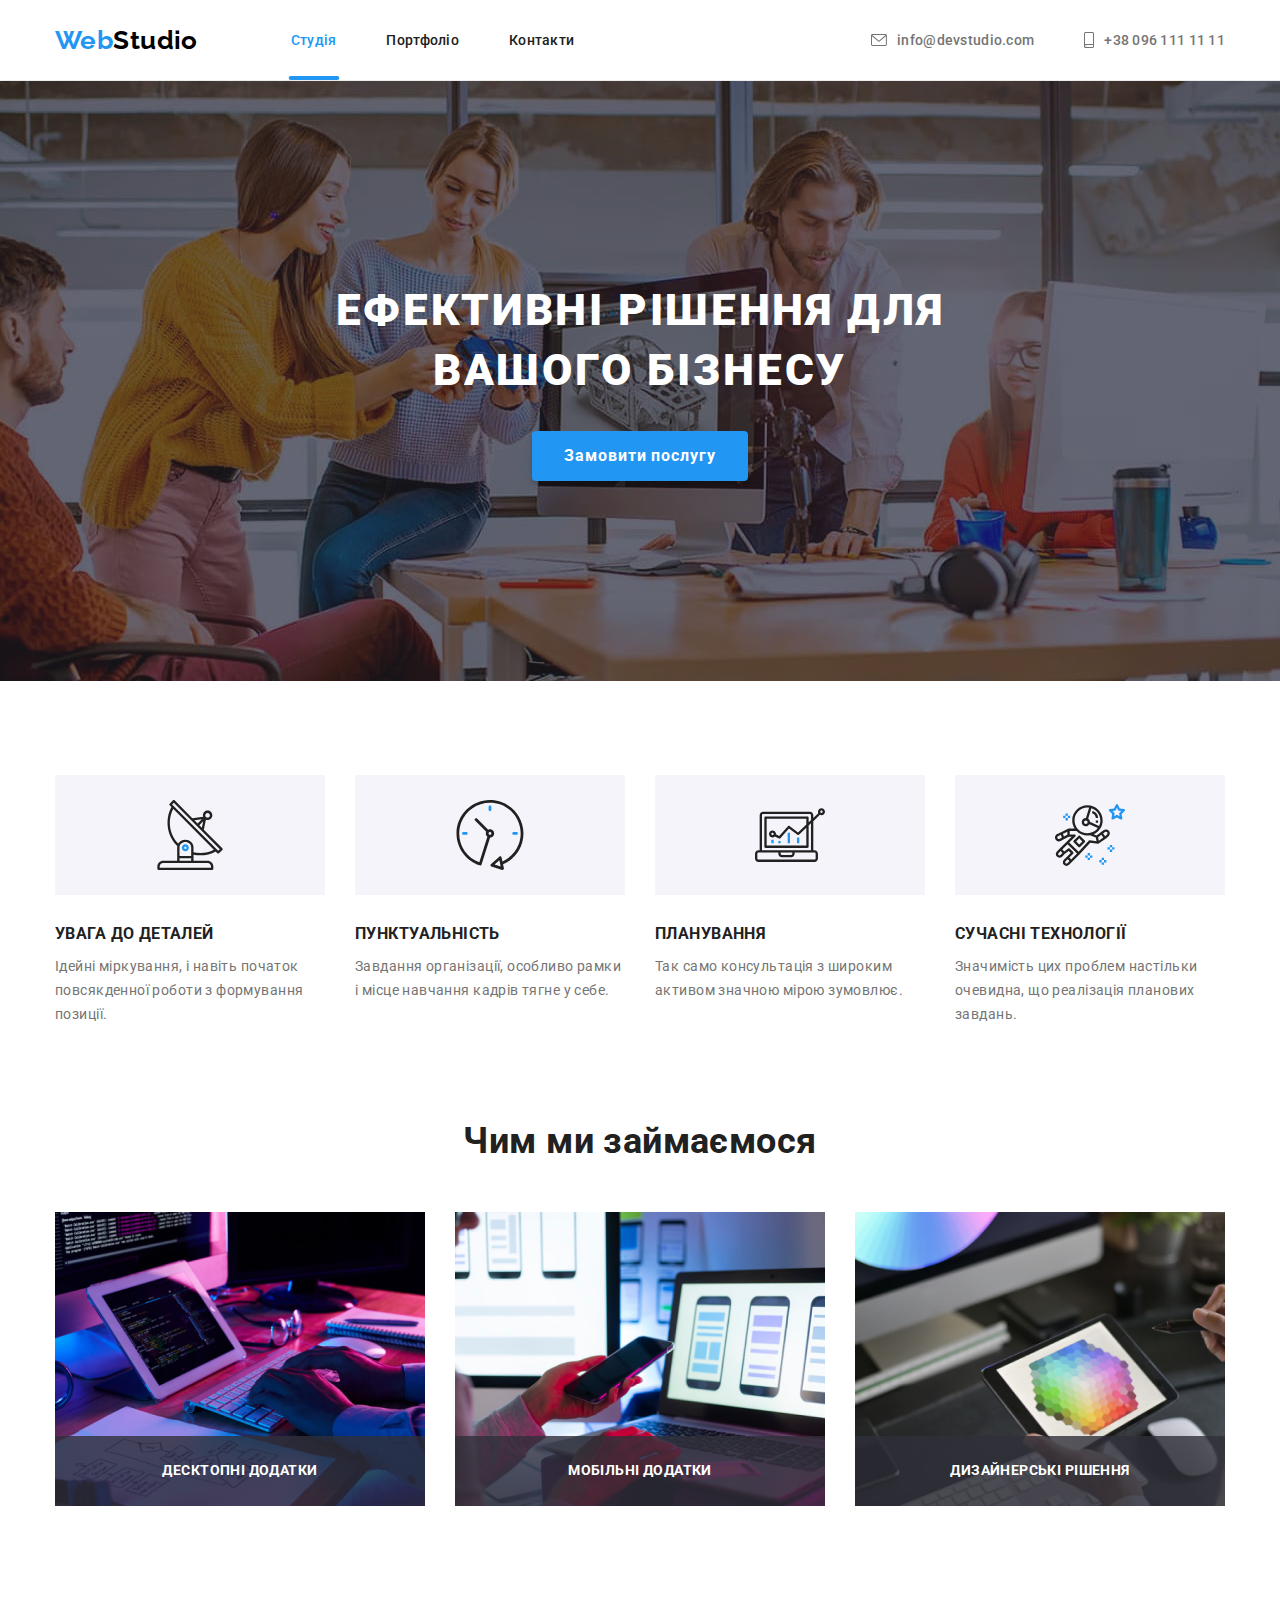
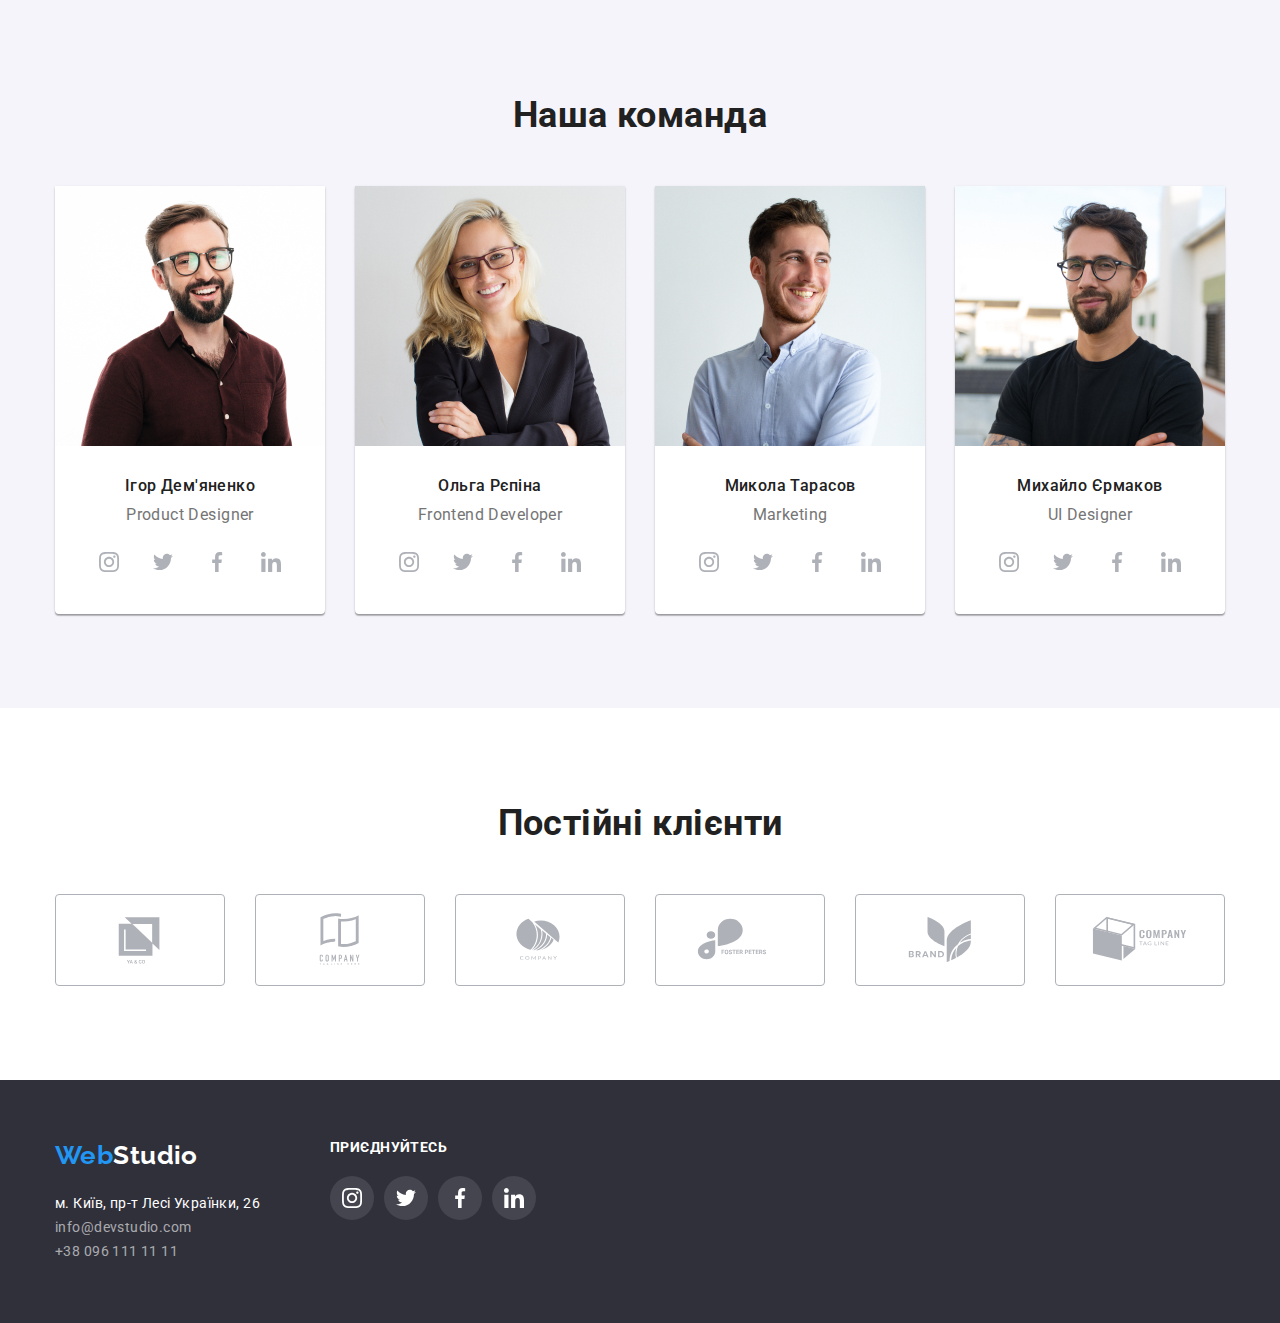
<file: index.html>
<!DOCTYPE html>
<html lang="uK">
  <head>
    <meta charset="UTF-8" />
    <meta http-equiv="X-UA-Compatible" content="IE=edge" />
    <meta name="viewport" content="width=device-width, initial-scale=1.0" />
    <link rel="preconnect" href="https://fonts.googleapis.com" />
    <link rel="preconnect" href="https://fonts.gstatic.com" crossorigin />
    <link
      href="https://fonts.googleapis.com/css2?family=Raleway:wght@700&family=Roboto:wght@400;500;700;900&display=swap"
      rel="stylesheet"
    />
    <link
      rel="stylesheet"
      href="https://cdnjs.cloudflare.com/ajax/libs/modern-normalize/1.1.0/modern-normalize.min.css"
    />
    <link rel="stylesheet" href="./css/styles.css" />
    <title>Студія</title>
  </head>
  <body>
    <header class="header-page">
      <div class="container main-site">
        <nav class="main-nav">
          <a href="./index.html"
            ><span class="logo-blue">Web</span
            ><span class="logo-black">Studio</span></a
          >
          <ul class="site-nav list">
            <li class="item item-current">
              <a href="./index.html" class="link current">Студія</a>
            </li>
            <li class="item">
              <a href="./portfolio.html" class="link">Портфоліо</a>
            </li>
            <li class="item"><a href="" class="link">Контакти</a></li>
          </ul>
        </nav>

        <ul class="auth-nav list">
          <li class="item">
            <a href="mailto:info@devstudio.com" class="link">
              <svg width="16" height="12" class="icon-envelope">
                <use href="./images/icons.svg#icon-envelope"></use>
              </svg>
              info@devstudio.com
            </a>
          </li>
          <li class="item">
            <a href="tel:+380961111111" class="link">
              <svg width="10" height="16" class="icon-smartphone">
                <use href="./images/icons.svg#icon-smartphone"></use>
              </svg>
              +38 096 111 11 11
            </a>
          </li>
        </ul>
      </div>
    </header>

    <main>
      <section class="hero">
        <h1 class="hero-title">Ефективні рішення для вашого бізнесу</h1>
        <button type="button" class="button-hero" data-modal-open>
          Замовити послугу
        </button>
      </section>
      <section class="section">
        <div class="container">
          <h2 class="hidden">Наші переваги</h2>
          <ul class="list list-advances">
            <li class="advances-item">
              <div class="icon-advances">
                <svg width="70" height="70" class="icon-antenna">
                  <use href="./images/icons.svg#icon-antenna"></use>
                </svg>
              </div>
              <h3 class="section-advances">УВАГА ДО ДЕТАЛЕЙ</h3>
              <p class="advances-text">
                Ідейні міркування, і навіть початок повсякденної роботи з
                формування позиції.
              </p>
            </li>
            <li class="advances-item">
              <div class="icon-advances">
                <svg width="70" height="70" class="icon-clock">
                  <use href="./images/icons.svg#icon-clock"></use>
                </svg>
              </div>
              <h3 class="section-advances">ПУНКТУАЛЬНІСТЬ</h3>
              <p class="advances-text">
                Завдання організації, особливо рамки і місце навчання кадрів
                тягне у себе.
              </p>
            </li>
            <li class="advances-item">
              <div class="icon-advances">
                <svg width="70" height="70" class="icon-diagram">
                  <use href="./images/icons.svg#icon-diagram"></use>
                </svg>
              </div>
              <h3 class="section-advances">ПЛАНУВАННЯ</h3>
              <p class="advances-text">
                Так само консультація з широким активом значною мірою зумовлює.
              </p>
            </li>
            <li class="advances-item">
              <div class="icon-advances">
                <svg width="70" height="70" class="icon-astronaut">
                  <use href="./images/icons.svg#icon-astronaut"></use>
                </svg>
              </div>
              <h3 class="section-advances">СУЧАСНІ ТЕХНОЛОГІЇ</h3>
              <p class="advances-text">
                Значимість цих проблем настільки очевидна, що реалізація
                планових завдань.
              </p>
            </li>
          </ul>
        </div>
      </section>

      <section class="section section-work">
        <div class="container">
          <h2 class="section-title">Чим ми займаємося</h2>
          <ul class="list list-images">
            <li class="work-img-list">
              <img src="./images/img1.jpg" width="370" alt="написання коду" />
              <p class="work-text">Десктопні додатки</p>
            </li>
            <li class="work-img-list">
              <img src="./images/img2.jpg" width="370" alt="мобільні додатки" />
              <p class="work-text">Мобільні додатки</p>
            </li>
            <li class="work-img-list">
              <img src="./images/img3.jpg" width="370" alt="вибір кольору" />
              <p class="work-text">Дизайнерські рішення</p>
            </li>
          </ul>
        </div>
      </section>

      <section class="section team">
        <div class="container">
          <h2 class="section-title">Наша команда</h2>
          <ul class="list list-team">
            <li class="team-item">
              <img src="./images/igor.jpg" width="270" alt="Ігор Дем'яненко" />
              <div class="team-border">
                <h3 class="team-name">Ігор Дем'яненко</h3>
                <p lang="en" class="job-item">Product Designer</p>
                <ul class="team-soc-list list">
                  <li class="team-soc-item">
                    <a href="#" class="team-soc-link">
                      <svg class="team-soc-icon" width="20" height="20">
                        <use href="./images/icons.svg#icon-instagram"></use>
                      </svg>
                    </a>
                  </li>
                  <li class="team-soc-item">
                    <a href="#" class="team-soc-link">
                      <svg class="team-soc-icon" width="20" height="20">
                        <use href="./images/icons.svg#icon-twitter"></use>
                      </svg>
                    </a>
                  </li>
                  <li class="team-soc-item">
                    <a href="#" class="team-soc-link">
                      <svg class="team-soc-icon" width="20" height="20">
                        <use href="./images/icons.svg#icon-facebook"></use>
                      </svg>
                    </a>
                  </li>
                  <li class="team-soc-item">
                    <a href="#" class="team-soc-link">
                      <svg class="team-soc-icon" width="20" height="20">
                        <use href="./images/icons.svg#icon-linkedin"></use>
                      </svg>
                    </a>
                  </li>
                </ul>
              </div>
            </li>
            <li class="team-item">
              <img src="./images/olga.jpg" width="270" alt="Ольга Рєпіна" />
              <div class="team-border">
                <h3 class="team-name">Ольга Рєпіна</h3>
                <p lang="en" class="job-item">Frontend Developer</p>
                <ul class="team-soc-list list">
                  <li class="team-soc-item">
                    <a href="#" class="team-soc-link">
                      <svg class="team-soc-icon" width="20" height="20">
                        <use href="./images/icons.svg#icon-instagram"></use>
                      </svg>
                    </a>
                  </li>
                  <li class="team-soc-item">
                    <a href="#" class="team-soc-link">
                      <svg class="team-soc-icon" width="20" height="20">
                        <use href="./images/icons.svg#icon-twitter"></use>
                      </svg>
                    </a>
                  </li>
                  <li class="team-soc-item">
                    <a href="#" class="team-soc-link">
                      <svg class="team-soc-icon" width="20" height="20">
                        <use href="./images/icons.svg#icon-facebook"></use>
                      </svg>
                    </a>
                  </li>
                  <li class="team-soc-item">
                    <a href="#" class="team-soc-link">
                      <svg class="team-soc-icon" width="20" height="20">
                        <use href="./images/icons.svg#icon-linkedin"></use>
                      </svg>
                    </a>
                  </li>
                </ul>
              </div>
            </li>
            <li class="team-item">
              <img src="./images/mykola.jpg" width="270" alt="Микола Тарасов" />
              <div class="team-border">
                <h3 class="team-name">Микола Тарасов</h3>
                <p lang="en" class="job-item">Marketing</p>
                <ul class="team-soc-list list">
                  <li class="team-soc-item">
                    <a href="#" class="team-soc-link">
                      <svg class="team-soc-icon" width="20" height="20">
                        <use href="./images/icons.svg#icon-instagram"></use>
                      </svg>
                    </a>
                  </li>
                  <li class="team-soc-item">
                    <a href="#" class="team-soc-link">
                      <svg class="team-soc-icon" width="20" height="20">
                        <use href="./images/icons.svg#icon-twitter"></use>
                      </svg>
                    </a>
                  </li>
                  <li class="team-soc-item">
                    <a href="#" class="team-soc-link">
                      <svg class="team-soc-icon" width="20" height="20">
                        <use href="./images/icons.svg#icon-facebook"></use>
                      </svg>
                    </a>
                  </li>
                  <li class="team-soc-item">
                    <a href="#" class="team-soc-link">
                      <svg class="team-soc-icon" width="20" height="20">
                        <use href="./images/icons.svg#icon-linkedin"></use>
                      </svg>
                    </a>
                  </li>
                </ul>
              </div>
            </li>
            <li class="team-item">
              <img
                src="./images/mychailo.jpg"
                width="270"
                alt="Михайло Єрмаков"
              />
              <div class="team-border">
                <h3 class="team-name">Михайло Єрмаков</h3>
                <p lang="en" class="job-item">UI Designer</p>
                <ul class="team-soc-list list">
                  <li class="team-soc-item">
                    <a href="#" class="team-soc-link">
                      <svg class="team-soc-icon" width="20" height="20">
                        <use href="./images/icons.svg#icon-instagram"></use>
                      </svg>
                    </a>
                  </li>
                  <li class="team-soc-item">
                    <a href="#" class="team-soc-link">
                      <svg class="team-soc-icon" width="20" height="20">
                        <use href="./images/icons.svg#icon-twitter"></use>
                      </svg>
                    </a>
                  </li>
                  <li class="team-soc-item">
                    <a href="#" class="team-soc-link">
                      <svg class="team-soc-icon" width="20" height="20">
                        <use href="./images/icons.svg#icon-facebook"></use>
                      </svg>
                    </a>
                  </li>
                  <li class="team-soc-item">
                    <a href="#" class="team-soc-link">
                      <svg class="team-soc-icon" width="20" height="20">
                        <use href="./images/icons.svg#icon-linkedin"></use>
                      </svg>
                    </a>
                  </li>
                </ul>
              </div>
            </li>
          </ul>
        </div>
      </section>

      <section class="section">
        <div class="container">
          <h2 class="section-title">Постійні клієнти</h2>
          <ul class="clients-list list">
            <li class="client-item">
              <a href="#" class="client-link">
                <svg class="client-icon" width="106" height="60">
                  <use href="./images/icons.svg#icon-logo1"></use>
                </svg>
              </a>
            </li>
            <li class="client-item">
              <a href="#" class="client-link">
                <svg class="client-icon" width="106" height="60">
                  <use href="./images/icons.svg#icon-logo2"></use>
                </svg>
              </a>
            </li>
            <li class="client-item">
              <a href="#" class="client-link">
                <svg class="client-icon" width="106" height="60">
                  <use href="./images/icons.svg#icon-logo3"></use>
                </svg>
              </a>
            </li>
            <li class="client-item">
              <a href="#" class="client-link">
                <svg class="client-icon" width="106" height="60">
                  <use href="./images/icons.svg#icon-logo4"></use>
                </svg>
              </a>
            </li>
            <li class="client-item">
              <a href="#" class="client-link">
                <svg class="client-icon" width="106" height="60">
                  <use href="./images/icons.svg#icon-logo5"></use>
                </svg>
              </a>
            </li>
            <li class="client-item">
              <a href="#" class="client-link">
                <svg class="client-icon" width="106" height="60">
                  <use href="./images/icons.svg#icon-logo6"></use>
                </svg>
              </a>
            </li>
          </ul>
        </div>
      </section>
    </main>

    <footer class="footer">
      <div class="container footer-container">
        <div>
          <a href="./index.html" target="_blank" rel="noopener noreferrer">
            <span class="logo-blue">Web</span
            ><span class="logo-white">Studio</span>
          </a>
          <address class="address">
            <ul class="list">
              <li>
                <a
                  href="https://goo.gl/maps/1QhM3WFyMhCo5uu47"
                  class="address map"
                >
                  м. Київ, пр-т Лесі Українки, 26</a
                >
              </li>
              <li>
                <a href="mailto:info@devstudio.com" class="email">
                  info@devstudio.com
                </a>
              </li>
              <li>
                <a href="tel:+380961111111" class="phone">+38 096 111 11 11</a>
              </li>
            </ul>
          </address>
        </div>
        <div class="soc-footer">
          <h2 class="footer-title">Приєднуйтесь</h2>
          <ul class="footer-list list">
            <li class="footer-item">
              <a href="#" class="footer-link">
                <svg class="footer-icon" width="20" height="20">
                  <use href="./images/icons.svg#icon-instagram"></use>
                </svg>
              </a>
            </li>
            <li class="footer-item">
              <a href="#" class="footer-link">
                <svg class="footer-icon" width="20" height="20">
                  <use href="./images/icons.svg#icon-twitter"></use>
                </svg>
              </a>
            </li>
            <li class="footer-item">
              <a href="#" class="footer-link">
                <svg class="footer-icon" width="20" height="20">
                  <use href="./images/icons.svg#icon-facebook"></use>
                </svg>
              </a>
            </li>
            <li class="footer-item">
              <a href="#" class="footer-link">
                <svg class="footer-icon" width="20" height="20">
                  <use href="./images/icons.svg#icon-linkedin"></use>
                </svg>
              </a>
            </li>
          </ul>
        </div>
      </div>
    </footer>
    <div class="backdrop is-hidden" data-modal>
      <div class="modal">
        <button type="button" class="modal-close" data-modal-close>
          <svg class="modal-close-icon" width="11" height="11">
            <use href="./images/icons.svg#icon-vector"></use>
          </svg>
        </button>
      </div>
    </div>
    <script src="./js/modal.js"></script>
  </body>
</html>
</file>
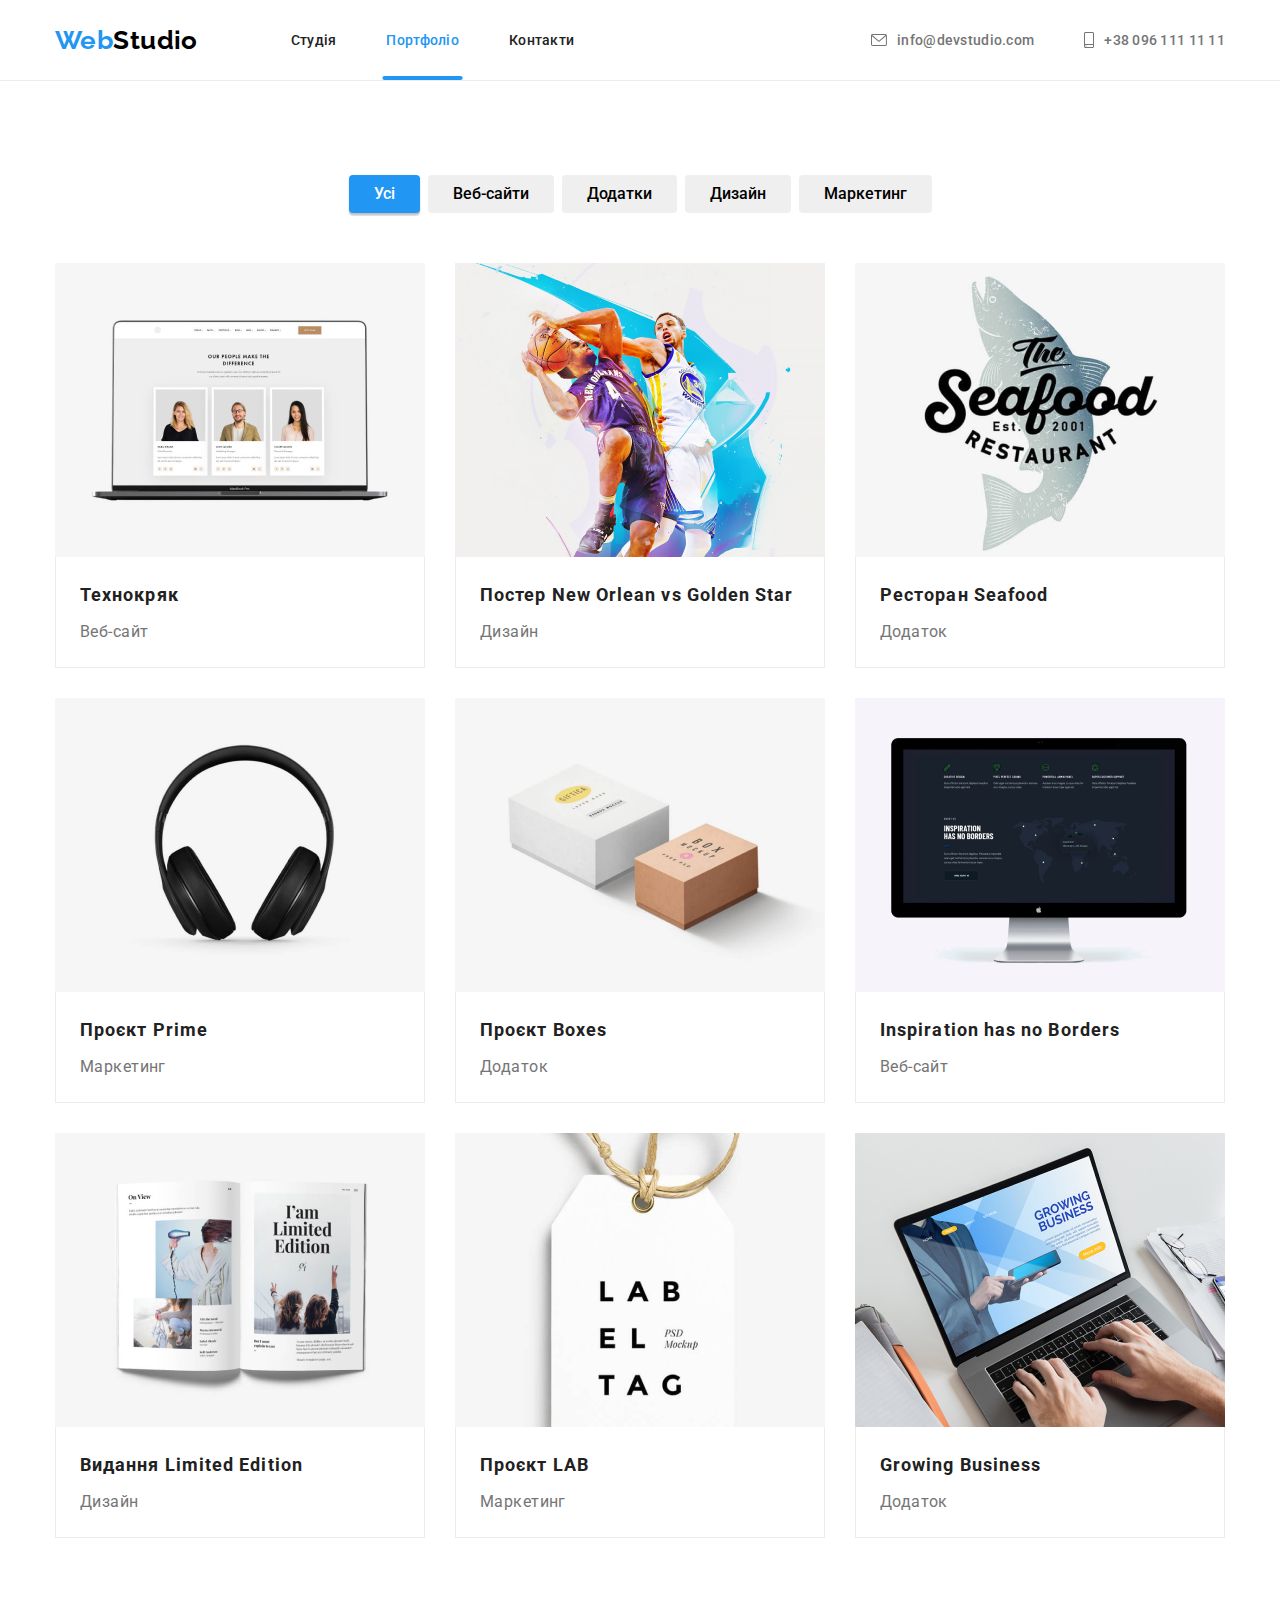
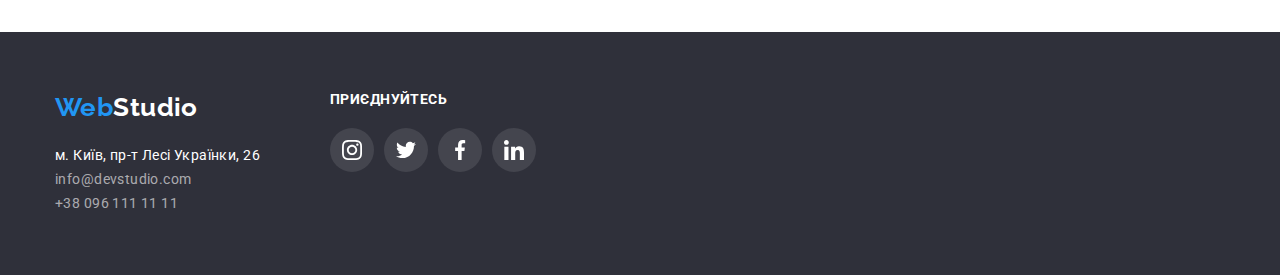
<file: portfolio.html>
<!DOCTYPE html>
<html lang="uK">
  <head>
    <meta charset="UTF-8" />
    <meta http-equiv="X-UA-Compatible" content="IE=edge" />
    <meta name="viewport" content="width=device-width, initial-scale=1.0" />
    <link rel="preconnect" href="https://fonts.googleapis.com" />
    <link rel="preconnect" href="https://fonts.gstatic.com" crossorigin />
    <link
      href="https://fonts.googleapis.com/css2?family=Raleway:wght@700&family=Roboto:wght@400;500;700;900&display=swap"
      rel="stylesheet"
    />
    <link
      rel="stylesheet"
      href="https://cdnjs.cloudflare.com/ajax/libs/modern-normalize/1.1.0/modern-normalize.min.css"
    />
    <link rel="stylesheet" href="./css/styles.css" />
    <title>Портфоліо</title>
  </head>
  <body>
    <header class="header-page">
      <div class="container main-site">
        <nav class="main-nav">
          <a href="./index.html"
            ><span class="logo-blue">Web</span
            ><span class="logo-black">Studio</span></a
          >
          <ul class="site-nav list">
            <li class="item">
              <a href="./index.html" class="link">Студія</a>
            </li>
            <li class="item item-current">
              <a href="./portfolio.html" class="link current">Портфоліо</a>
            </li>
            <li class="item"><a href="" class="link">Контакти</a></li>
          </ul>
        </nav>

        <ul class="auth-nav list">
          <li class="item">
            <a href="mailto:info@devstudio.com" class="link">
              <svg width="16" height="12" class="icon-envelope">
                <use href="./images/icons.svg#icon-envelope"></use>
              </svg>
              info@devstudio.com
            </a>
          </li>
          <li class="item">
            <a href="tel:+380961111111" class="link">
              <svg width="10" height="16" class="icon-smartphone">
                <use href="./images/icons.svg#icon-smartphone"></use>
              </svg>
              +38 096 111 11 11
            </a>
          </li>
        </ul>
      </div>
    </header>

    <main>
      <section class="section section-portfolio">
        <div class="container">
          <h1 class="hidden">Портфоліо</h1>
          <ul class="list button">
            <li>
              <button type="button" class="button-secondary all">Усі</button>
            </li>
            <li>
              <button type="button" class="button-secondary">Веб-сайти</button>
            </li>
            <li>
              <button type="button" class="button-secondary">Додатки</button>
            </li>
            <li>
              <button type="button" class="button-secondary">Дизайн</button>
            </li>
            <li>
              <button type="button" class="button-secondary">Маркетинг</button>
            </li>
          </ul>

          <ul class="list projects">
            <li class="project-item">
              <a href="">
                <div class="project-top-wrap">
                  <img
                    src="./images/images_portfolio/technocrat.jpg"
                    alt="Технокряк"
                    width="370"
                  />
                  <p class="project-top-text">
                    Ресурс пропонує комплексні пропозиції з різним рівнем
                    функціоналу та сервісів. Все це дозволить відвідувачу
                    отримати вичерпні відомості про компанію чи приватну особу.
                  </p>
                </div>
                <div class="project-border">
                  <h2 class="section-project">Технокряк</h2>
                  <p class="item-project">Веб-сайт</p>
                </div>
              </a>
            </li>
            <li class="project-item">
              <a href="">
                <div class="project-top-wrap">
                  <img
                    src="./images/images_portfolio/poster.jpg"
                    alt="Постер"
                    width="370"
                  />
                  <p class="project-top-text">
                    Ресурс пропонує комплексні пропозиції з різним рівнем
                    функціоналу та сервісів. Все це дозволить відвідувачу
                    отримати вичерпні відомості про компанію чи приватну особу.
                  </p>
                </div>
                <div class="project-border">
                  <h2 class="section-project">
                    Постер New Orlean vs Golden Star
                  </h2>
                  <p class="item-project">Дизайн</p>
                </div>
              </a>
            </li>
            <li class="project-item">
              <a href="">
                <div class="project-top-wrap">
                  <img
                    src="./images/images_portfolio/restaurant.jpg"
                    alt="Ресторан"
                    width="370"
                  />
                  <p class="project-top-text">
                    Ресурс пропонує комплексні пропозиції з різним рівнем
                    функціоналу та сервісів. Все це дозволить відвідувачу
                    отримати вичерпні відомості про компанію чи приватну особу.
                  </p>
                </div>
                <div class="project-border">
                  <h2 class="section-project">Ресторан Seafood</h2>
                  <p class="item-project">Додаток</p>
                </div>
              </a>
            </li>
            <li class="project-item">
              <a href="">
                <div class="project-top-wrap">
                  <img
                    src="./images/images_portfolio/prime_pj.jpg"
                    alt="Проєкт Прайм"
                    width="370"
                  />
                  <p class="project-top-text">
                    Ресурс пропонує комплексні пропозиції з різним рівнем
                    функціоналу та сервісів. Все це дозволить відвідувачу
                    отримати вичерпні відомості про компанію чи приватну особу.
                  </p>
                </div>
                <div class="project-border">
                  <h2 class="section-project">Проєкт Prime</h2>
                  <p class="item-project">Маркетинг</p>
                </div>
              </a>
            </li>
            <li class="project-item">
              <a href="">
                <div class="project-top-wrap">
                  <img
                    src="./images/images_portfolio/boxes_pj.jpg"
                    alt="Проєкт Боксеc"
                    width="370"
                  />
                  <p class="project-top-text">
                    Ресурс пропонує комплексні пропозиції з різним рівнем
                    функціоналу та сервісів. Все це дозволить відвідувачу
                    отримати вичерпні відомості про компанію чи приватну особу.
                  </p>
                </div>
                <div class="project-border">
                  <h2 class="section-project">Проєкт Boxes</h2>
                  <p class="item-project">Додаток</p>
                </div>
              </a>
            </li>
            <li class="project-item">
              <a href="">
                <div class="project-top-wrap">
                  <img
                    src="./images/images_portfolio/inspiration_pj.jpg"
                    alt="Веб-сайт Інспірайшін"
                    width="370"
                  />
                  <p class="project-top-text">
                    Ресурс пропонує комплексні пропозиції з різним рівнем
                    функціоналу та сервісів. Все це дозволить відвідувачу
                    отримати вичерпні відомості про компанію чи приватну особу.
                  </p>
                </div>
                <div class="project-border">
                  <h2 lang="en" class="section-project">
                    Inspiration has no Borders
                  </h2>
                  <p class="item-project">Веб-сайт</p>
                </div>
              </a>
            </li>
            <li class="project-item">
              <a href="">
                <div class="project-top-wrap">
                  <img
                    src="./images/images_portfolio/edition_limited.jpg"
                    alt="Дизайн видання"
                    width="370"
                  />
                  <p class="project-top-text">
                    Ресурс пропонує комплексні пропозиції з різним рівнем
                    функціоналу та сервісів. Все це дозволить відвідувачу
                    отримати вичерпні відомості про компанію чи приватну особу.
                  </p>
                </div>
                <div class="project-border">
                  <h2 class="section-project">Видання Limited Edition</h2>
                  <p class="item-project">Дизайн</p>
                </div>
              </a>
            </li>
            <li class="project-item">
              <a href="">
                <div class="project-top-wrap">
                  <img
                    src="./images/images_portfolio/lab_pj.jpg"
                    alt="Маркетинг ЛАБ"
                    width="370"
                  />
                  <p class="project-top-text">
                    Ресурс пропонує комплексні пропозиції з різним рівнем
                    функціоналу та сервісів. Все це дозволить відвідувачу
                    отримати вичерпні відомості про компанію чи приватну особу.
                  </p>
                </div>
                <div class="project-border">
                  <h2 class="section-project">Проєкт LAB</h2>
                  <p class="item-project">Маркетинг</p>
                </div>
              </a>
            </li>
            <li class="project-item">
              <a href="">
                <div class="project-top-wrap">
                  <img
                    src="./images/images_portfolio/growing_business.jpg"
                    alt="Додаток"
                    width="370"
                  />
                  <p class="project-top-text">
                    Ресурс пропонує комплексні пропозиції з різним рівнем
                    функціоналу та сервісів. Все це дозволить відвідувачу
                    отримати вичерпні відомості про компанію чи приватну особу.
                  </p>
                </div>
                <div class="project-border">
                  <h2 lang="en" class="section-project">Growing Business</h2>
                  <p class="item-project">Додаток</p>
                </div>
              </a>
            </li>
          </ul>
        </div>
      </section>
    </main>

    <footer class="footer">
      <div class="container footer-container">
        <div>
          <a href="./index.html" target="_blank" rel="noopener noreferrer">
            <span class="logo-blue">Web</span
            ><span class="logo-white">Studio</span>
          </a>
          <address class="address">
            <ul class="list">
              <li>
                <a
                  href="https://goo.gl/maps/1QhM3WFyMhCo5uu47"
                  class="address map"
                >
                  м. Київ, пр-т Лесі Українки, 26</a
                >
              </li>
              <li>
                <a href="mailto:info@devstudio.com" class="email">
                  info@devstudio.com
                </a>
              </li>
              <li>
                <a href="tel:+380961111111" class="phone">+38 096 111 11 11</a>
              </li>
            </ul>
          </address>
        </div>
        <div class="soc-footer">
          <h2 class="footer-title">Приєднуйтесь</h2>
          <ul class="footer-list list">
            <li class="footer-item">
              <a href="#" class="footer-link">
                <svg class="footer-icon" width="20" height="20">
                  <use href="./images/icons.svg#icon-instagram"></use>
                </svg>
              </a>
            </li>
            <li class="footer-item">
              <a href="#" class="footer-link">
                <svg class="footer-icon" width="20" height="20">
                  <use href="./images/icons.svg#icon-twitter"></use>
                </svg>
              </a>
            </li>
            <li class="footer-item">
              <a href="#" class="footer-link">
                <svg class="footer-icon" width="20" height="20">
                  <use href="./images/icons.svg#icon-facebook"></use>
                </svg>
              </a>
            </li>
            <li class="footer-item">
              <a href="#" class="footer-link">
                <svg class="footer-icon" width="20" height="20">
                  <use href="./images/icons.svg#icon-linkedin"></use>
                </svg>
              </a>
            </li>
          </ul>
        </div>
      </div>
    </footer>
  </body>
</html>
</file>
<file: css/styles.css>
:root {
  --primary-text-color: #212121;
  --title-item: #757575;
  --primary-background-color: #ffffff;
  --secondary-background-color: #f5f4fa;
  --color-blue: #2196f3;
  --color-hero-background: #2f303a;
  --color-white: #ffffff;
  --color-black: #000000;
  --fw-400: 400;
  --fw-500: 500;
  --fw-700: 700;
  --border: #ececec;
  --shadow-cards-button: 0 4px 4px 0 rgba(0, 0, 0, 0.25);
  --timing-function-hover: cubic-bezier(0.4, 0, 0.2, 1);
  --time: 250ms;
}

body {
  background-color: var(--primary-background-color);
  color: var(--primary-text-color);
  font-family: Roboto, sans-serif;
  font-size: 14px;
  letter-spacing: 0.03em;
  font-weight: var(--fw-400);
  margin: 0;
}

h1,
h2,
h3,
h4,
h5,
h6,
p {
  margin: 0;
}

.list {
  list-style: none;
  margin: 0;
  padding: 0;
}

a {
  text-decoration: none;
  color: var(--primary-text-color);
}

img {
  display: block;
  max-width: 100%;
}

.container {
  width: 1200px;
  padding-left: 15px;
  padding-right: 15px;
  margin: 0 auto;
}

.header-page {
  border-bottom: 1px solid #ececec;
}

.main-site,
.main-nav,
.nav-site,
.auth-nav {
  display: flex;
  align-items: center;
}

.hidden {
  position: absolute;
  clip: rect(0 0 0 0);
  width: 1px;
  height: 1px;
  margin: -1px;
}
/* 
.header {
  border: 1px solid #ececec;
} */

/* LOGO */
.logo-blue,
.logo-white,
.logo-black {
  font-family: Raleway, sans-serif;
  font-weight: var(--fw-700);
  font-size: 26px;
  line-height: 1.1923;
}

.logo-blue {
  color: var(--color-blue);
}

.logo-white {
  color: var(--color-white);
}

.logo-black {
  color: var(--color-black);
}

/* Site-nav */
.site-nav {
  display: flex;
  margin-left: 93px;
}

.site-nav .item:not(:last-child) {
  margin-right: 50px;
}

.site-nav .link {
  display: block;
  padding-top: 32px;
  padding-bottom: 32px;

  font-weight: var(--fw-500);
  line-height: 1.1428;
  letter-spacing: 0.02em;

  transition-property: color;
  transition-duration: var(--time);
  transition-timing-function: var(--timing-function-hover);
}

.site-nav .link:hover,
.site-nav .link:focus {
  color: var(--color-blue);
}

.site-nav .link.current {
  color: var(--color-blue);
}

.auth-nav {
  display: flex;
  align-items: center;
  margin-left: auto;
}

.auth-nav .item + .item {
  margin-left: 50px;
}

.auth-nav .link {
  color: var(--title-item);
  font-weight: var(--fw-500);
  line-height: 1.1428;
  letter-spacing: 0.02em;
  vertical-align: baseline;
  display: flex;
  align-items: center;

  transition-property: color;
  transition-duration: var(--time);
  transition-timing-function: var(--timing-function-hover);
}

.auth-nav .link:hover,
.auth-nav .link:focus {
  color: var(--color-blue);
}

.auth-nav .link.current {
  color: var(--color-blue);
}

/* Hero */
.hero {
  max-width: 1600px;
  height: 600px;
  text-align: center;
  padding-top: 200px;
  padding-bottom: 200px;
  margin-left: auto;
  margin-right: auto;
  background-image: linear-gradient(
      to right,
      rgba(47, 48, 58, 0.4),
      rgba(47, 48, 58, 0.4)
    ),
    url("../images/bg-hero.jpg");
  background-position: center;
  background-size: cover;
  background-color: var(--color-hero-background);
}

.hero-title {
  color: var(--color-white);
  font-weight: 900;
  font-size: 44px;
  line-height: 1.3636;
  letter-spacing: 0.06em;
  text-transform: uppercase;
  width: 696px;
  margin: 0 auto;
}

/* Section */

.section {
  padding-top: 94px;
  padding-bottom: 94px;
}

.section-work {
  padding-top: 0;
}

.section-title {
  font-weight: var(--fw-700);
  font-size: 36px;
  line-height: 1.1667;
  text-align: center;
  margin-bottom: 50px;
}

.list-advances {
  display: flex;
  justify-content: center;
  gap: 30px;
}

.list-advances > .advances-item {
  /* flex: 0 0 270px; */
  width: 270px;
}

.advances-item {
  flex-basis: calc((100% - 90px) / 4);
}

.list-images {
  display: flex;
  flex-direction: row;
  gap: 30px;
}

.work-img-list {
  flex-basis: calc((100% - 60px) / 3);
  position: relative;
}

.list-team {
  display: flex;
  flex-direction: row;
  gap: 30px;
}

.list-team > .team-item {
  margin-top: 0;
  background: var(--primary-background-color);
  box-shadow: 0px 1px 3px rgba(0, 0, 0, 0.12), 0px 1px 1px rgba(0, 0, 0, 0.14),
    0px 2px 1px rgba(0, 0, 0, 0.2);
  border-radius: 0px 0px 4px 4px;
}

.team-item {
  flex-basis: calc((100% - 90px) / 3);
}

.team-border {
  padding-top: 30px;
  padding-bottom: 30px;
}

.section-advances {
  font-weight: var(--fw-700);
  line-height: 1.14;
  text-transform: uppercase;
  margin-bottom: 10px;
}

.advances-text {
  color: var(--title-item);
  line-height: 1.7143;
}

.team-name {
  font-weight: var(--fw-500);
  font-size: 16px;
  line-height: 1.1875;
  margin-bottom: 10px;
  text-align: center;
}

.item-project {
  color: var(--title-item);
  font-size: 16px;
  line-height: 1.875;
}

.section-project {
  font-weight: var(--fw-700);
  font-size: 18px;
  line-height: 2;
  letter-spacing: 0.06em;
  margin-bottom: 4px;
}

.job-item {
  color: var(--title-item);
  font-size: 16px;
  line-height: 1.1875;
  text-align: center;
  margin-bottom: 16px;
}

.projects {
  display: flex;
  flex-wrap: wrap;
  gap: 30px;
}

.project-item {
  flex-basis: calc((100% - 60px) / 3);
  transition-property: box-shadow;
  transition-duration: var(--time);
  transition-timing-function: var(--timing-function-hover);
}

.project-item:hover,
.project-item:focus {
  box-shadow: 0px 1px 1px rgba(0, 0, 0, 0.12), 0px 4px 4px rgba(0, 0, 0, 0.06),
    1px 4px 6px rgba(0, 0, 0, 0.16);
}

.project-border {
  padding: 20px 24px;
  border-right: 1px solid var(--border);
  border-bottom: 1px solid var(--border);
  border-left: 1px solid var(--border);
}

.team {
  background-color: var(--secondary-background-color);
}

.project-top-wrap {
  position: relative;
  overflow: hidden;
}

.project-top-text {
  position: absolute;
  top: 0;
  background-color: rgba(33, 150, 243, 0.9);
  color: var(--color-white);
  font-weight: var(--fw-400);
  font-size: 18px;
  line-height: 1.5556;
  letter-spacing: 0.03em;
  padding: 63px 24px;
  height: 100%;
  transform: translateY(100%);
  transition: transform var(--time) linear;
  overflow: auto;
}

.project-item:hover .project-top-text {
  transform: translateY(0);
}

/* Button */
.button {
  display: flex;
  justify-content: center;
  margin-bottom: 50px;
  gap: 8px;
}

.button-secondary {
  cursor: pointer;
  font-weight: var(--fw-500);
  font-size: 16px;
  line-height: 1.625;
  text-align: center;
  padding: 6px 25px;
  border-radius: 4px;
  border: none;
  background-color: var(-secondary-background-color);
  transition-property: color, background-color, filter;
  transition-duration: var(--time);
  transition-timing-function: var(--timing-function-hover);
}

.button .all {
  background-color: var(--color-blue);
  color: var(--color-white);
  box-shadow: 0px 3px 1px rgba(0, 0, 0, 0.1), 0px 1px 2px rgba(0, 0, 0, 0.08),
    0px 2px 2px rgba(0, 0, 0, 0.12);
}

.button-hero {
  cursor: pointer;
  font-weight: var(--fw-700);
  font-size: 16px;
  line-height: 1.875;
  letter-spacing: 0.06em;
  border-radius: 4px;
  padding: 10px 32px;
  min-width: 216px;
  margin-top: 30px;
  background: var(--color-blue);
  box-shadow: 0px 4px 4px rgba(0, 0, 0, 0.15);
  border-width: 0;
  color: var(--color-white);
  transition-property: background-color;
  transition-duration: var(--time);
  transition-timing-function: var(--timing-function-hover);
}

.button-hero:hover,
.button-hero:focus {
  background-color: #188ce8;
}

.button-secondary:hover,
.button-secondary:focus {
  background-color: var(--color-blue);
  color: var(--color-white);
  filter: drop-shadow(0px 4px 4px rgba(0, 0, 0, 0.25));
}

/* Footer */
.footer {
  background-color: var(--color-hero-background);
  padding: 60px 0;
}

.phone,
.email {
  color: rgba(255, 255, 255, 0.6);
  line-height: 1.7143;
  transition-property: color;
  transition-duration: var(--time);
  transition-timing-function: var(--timing-function-hover);
}

.email {
  margin-top: 9px;
  margin-bottom: 9px;
}

.email:hover,
.email:focus,
.phone:hover,
.phone:focus,
.address:focus,
.map:hover,
.map:focus {
  color: var(--color-blue);
}

.address {
  color: var(--color-white);
  line-height: 1.7143;
  font-style: normal;
  margin-top: 20px;
  transition-property: color;
  transition-duration: var(--time);
  transition-timing-function: var(--timing-function-hover);
}

.footer-container {
  display: flex;
}

.soc-footer {
  margin-left: 70px;
}

.footer-title {
  margin-bottom: 20px;
  color: #ffffff;
  text-transform: uppercase;

  font-weight: var(--fw-700);
  font-size: 14px;
  line-height: 1.14;
  letter-spacing: 0.03em;
}

.footer-list {
  display: flex;
  justify-content: left;
  gap: 10px;
}

.footer-item {
  width: 44px;
  height: 44px;
}

.footer-link {
  width: 100%;
  height: 100%;
  border-radius: 50%;
  display: flex;
  align-items: center;
  justify-content: center;
  color: var(--color-white);
  background-color: rgba(255, 255, 255, 0.1);
  transition-property: background-color;
  transition-duration: var(--time);
  transition-timing-function: var(--timing-function-hover);
}

.footer-icon {
  fill: currentColor;
}

.footer-link:hover,
.footer-link:focus {
  background-color: var(--color-blue);
}

/* Clients */

.clients-list {
  display: flex;
  justify-content: center;
  align-items: center;
  gap: 30px;
}

.client-item {
  flex-basis: calc((100% - 150px) / 6);
  width: 170px;
  height: 92px;
  border-radius: 4px;
  color: #afb1b8;
}

.client-link {
  fill: currentColor;
}

.client-link {
  display: flex;
  justify-content: center;
  align-items: center;
  border: 1px solid #afb1b8;
  border-radius: 4px;
  color: #afb1b8;
  height: 92px;
  transition-property: border, color;
  transition-duration: var(--time);
  transition-timing-function: var(--timing-function-hover);
}

.client-link:hover,
.client-link:focus {
  color: var(--color-blue);
  border-color: var(--color-blue);
}
.client-icon {
  fill: currentColor;
}
/* Icons and team */
.icon-smartphone {
  display: inline-flex;
  align-items: center;
  margin-right: 10px;
  fill: currentColor;
}

.icon-envelope {
  display: inline-flex;
  align-items: center;
  margin-right: 10px;
  fill: currentColor;
}

.icon-advances {
  display: flex;
  justify-content: center;
  align-items: center;
  background-color: #f5f4fa;
  height: 120px;
  margin-bottom: 30px;
}

.icon-antenna {
  fill: currentColor;
}
.icon-clock {
  fill: currentColor;
}
.icon-diagram {
  fill: currentColor;
}
.icon-astronaut {
  fill: currentColor;
}

.team-soc-list {
  display: flex;
  justify-content: center;
  gap: 10px;
}

.team-soc-item {
  width: 44px;
  height: 44px;
}

.team-soc-link {
  width: 100%;
  height: 100%;
  border-radius: 50%;
  display: flex;
  align-items: center;
  justify-content: center;
  color: #afb1b8;
  transition-property: background-color, color;
  transition-duration: var(--time);
  transition-timing-function: var(--timing-function-hover);
}

.team-soc-icon {
  fill: currentColor;
}
.team-soc-link:hover,
.team-soc-link:focus {
  background-color: var(--color-blue);
  color: var(--color-white);
}

.item-current {
  position: relative;
}

.current::after {
  content: "";
  position: absolute;
  width: 100%;
  height: 4px;
  left: 0;
  bottom: 0;
  transform: scaleX(1.1);
  background: var(--color-blue);
  border-radius: 2px;
}

.work-text {
  padding-top: 27px;
  padding-bottom: 27px;

  font-weight: 700;
  font-size: 14px;
  line-height: 1.14;
  text-align: center;
  letter-spacing: 0.03em;
  text-transform: uppercase;
  color: var(--color-white);
  width: 100%;
  height: 70px;
  background-color: rgba(47, 48, 58, 0.8);

  position: absolute;
  bottom: 0;
}

.backdrop {
  position: fixed;
  top: 0;
  width: 100%;
  height: 100%;
  background-color: rgba(0, 0, 0, 0.2);
  transition: opacity var(--time) linear, visibility var(--time) linear;
}

.modal {
  position: absolute;
  width: 528px;
  min-height: 581px;
  background-color: var(--color-white);
  border-radius: 5px;
  top: 50%;
  left: 50%;
  transform: translate(-50%, -50%) scale(1);
  transition: transform 650ms linear;
}

.backdrop.is-hidden .modal {
  transform: translate(-50%, -50%) scale(1.5);
}

.modal-close {
  position: absolute;
  right: 8px;
  top: 8px;
  width: 30px;
  height: 30px;
  border: 1px solid rgba(0, 0, 0, 0.1);
  border-radius: 50%;
  /* display: flex;
  justify-content: center; */
  background-color: transparent;
  cursor: pointer;
  transition-property: background-color, fill;
  transition-duration: var(--time);
  transition-timing-function: var(--timing-function-hover);
}

.modal-close:hover,
.modal-close:focus {
  background-color: var(--color-blue);
  fill: var(--color-white);
}

.is-hidden {
  opacity: 0;
  visibility: hidden;
  pointer-events: none;
}
</file>
